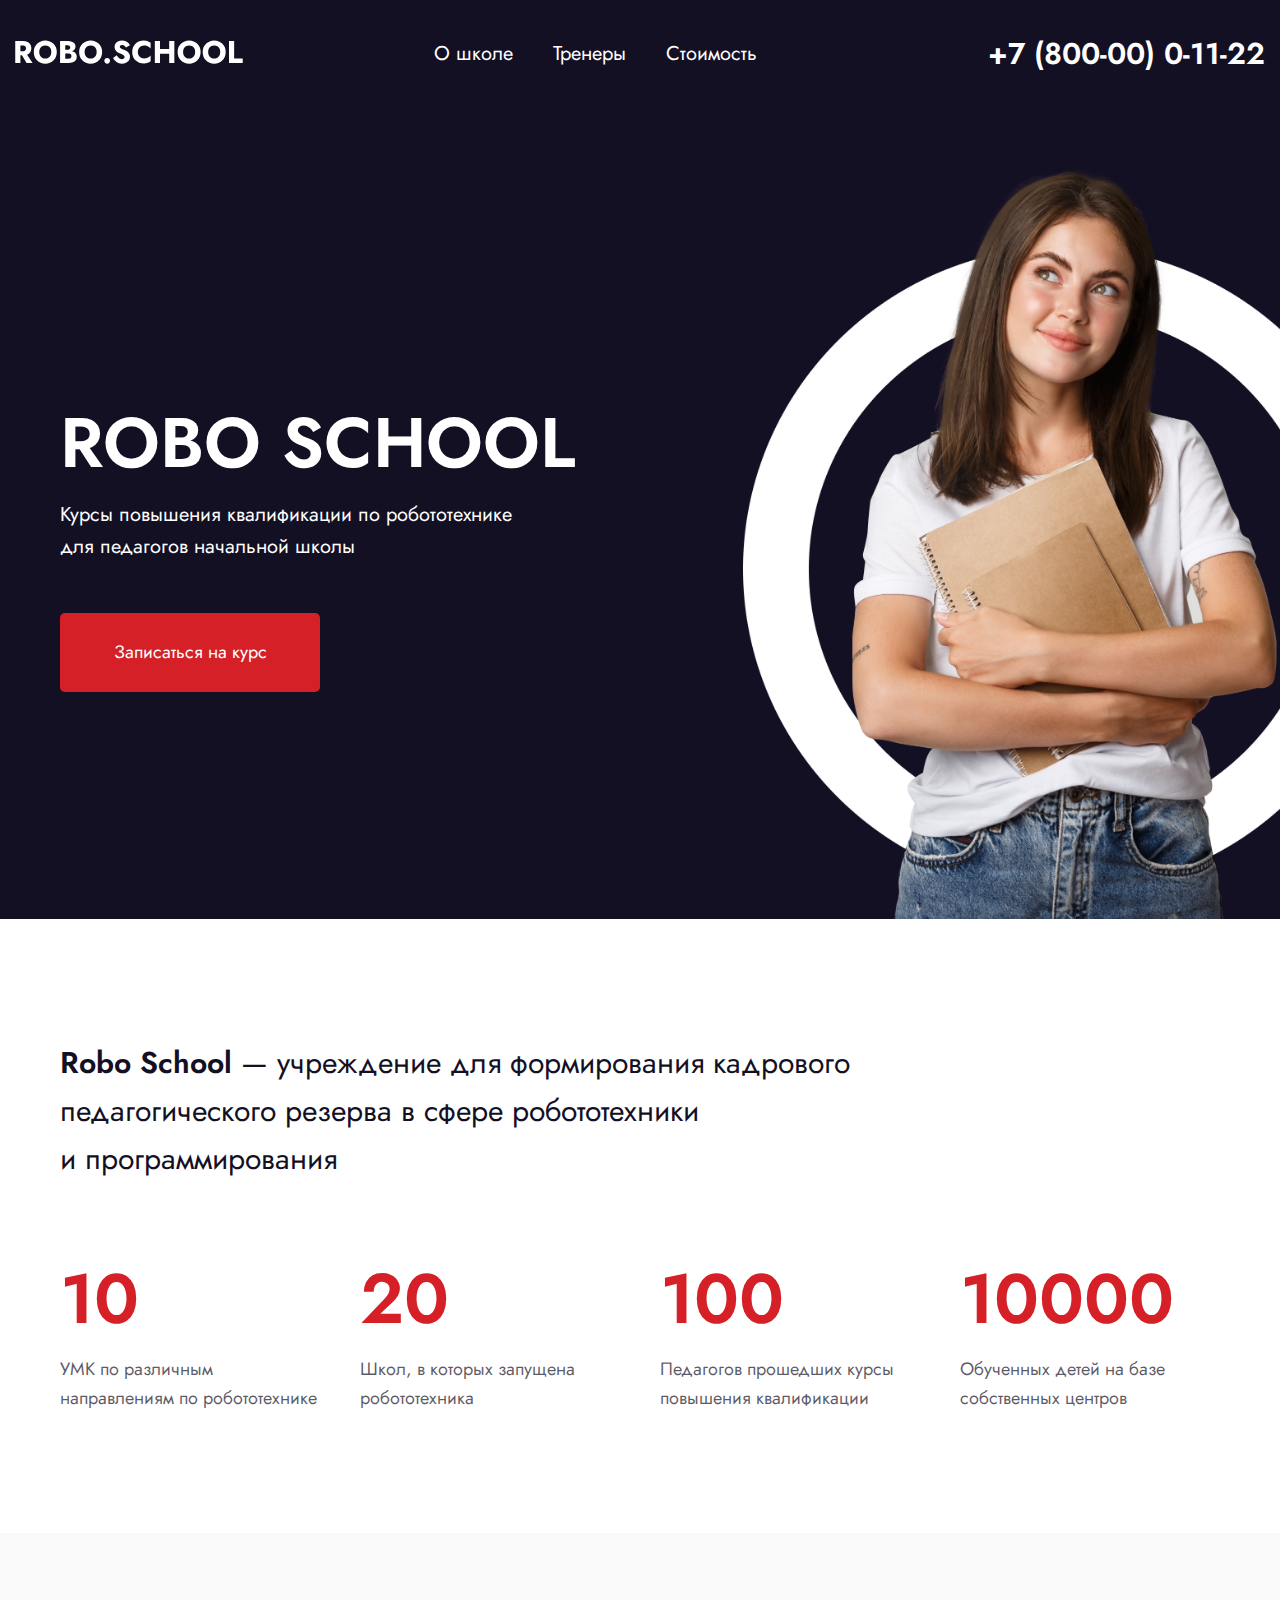
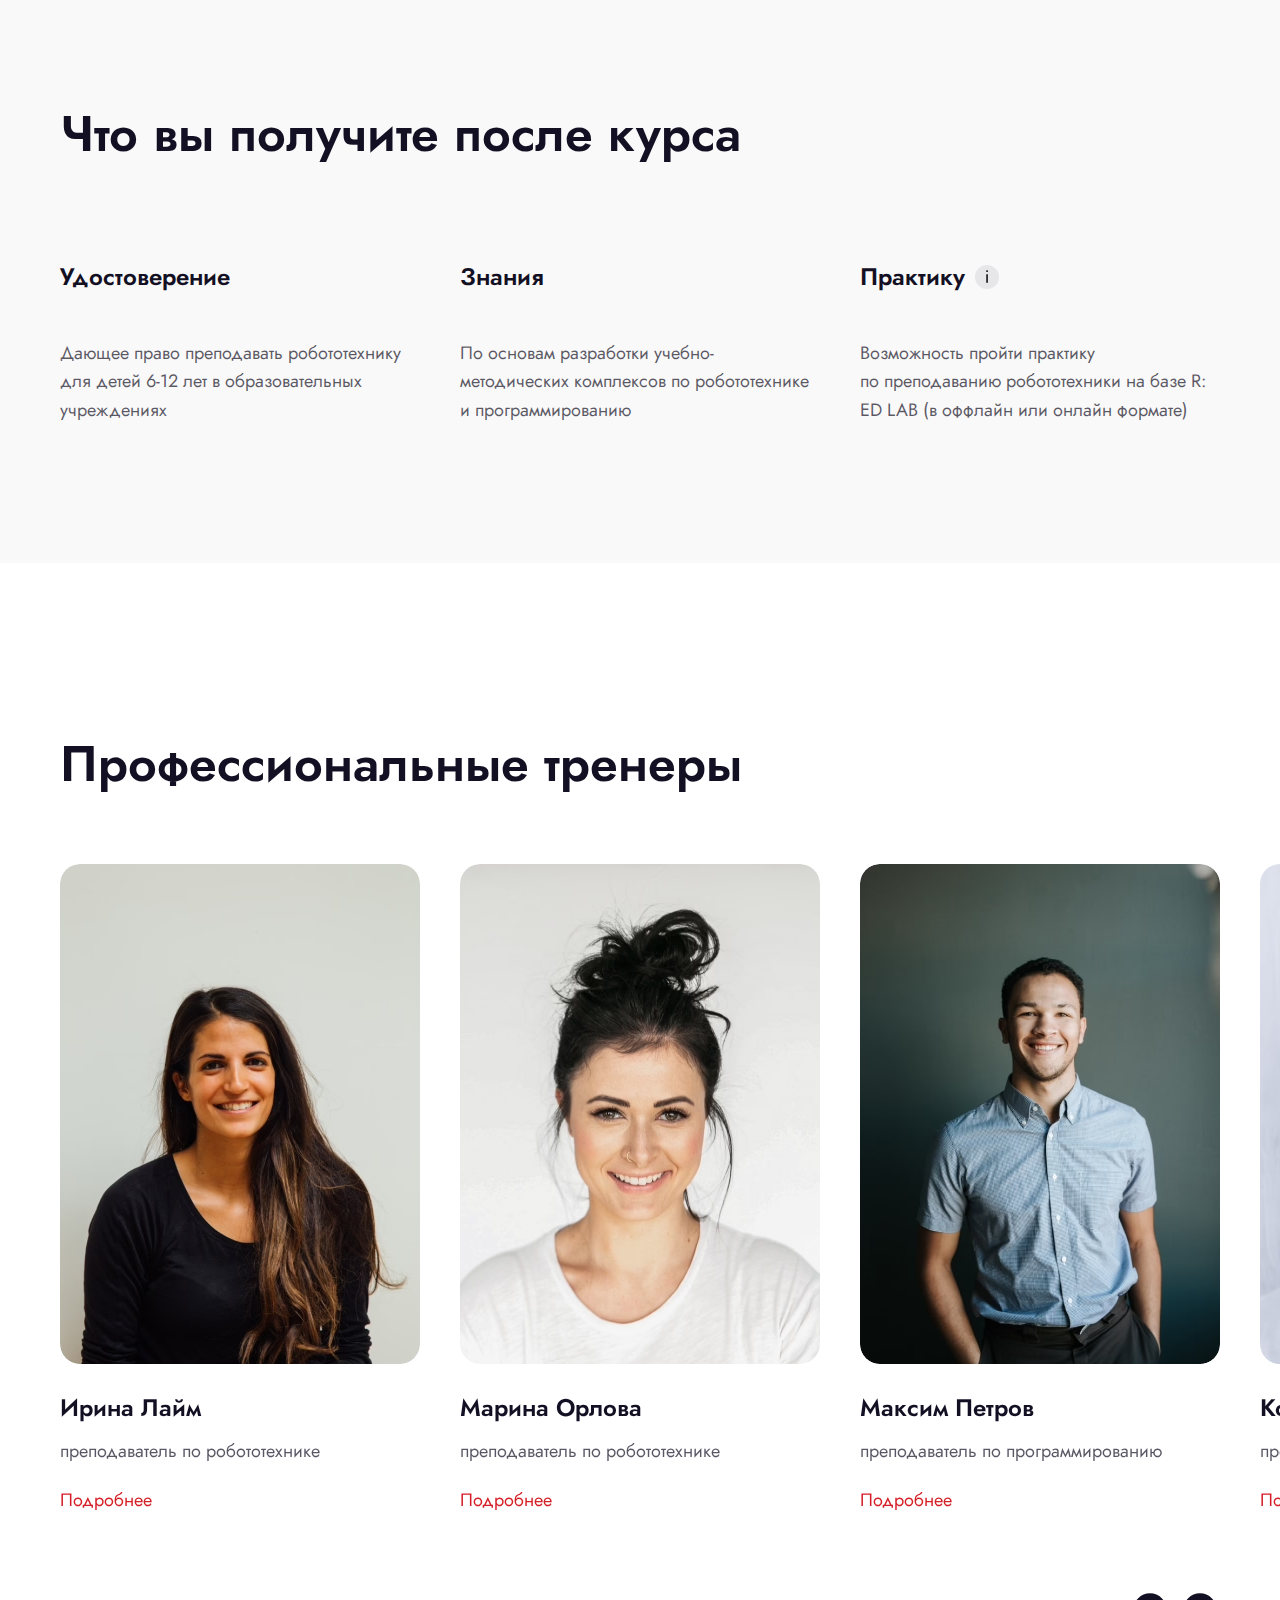
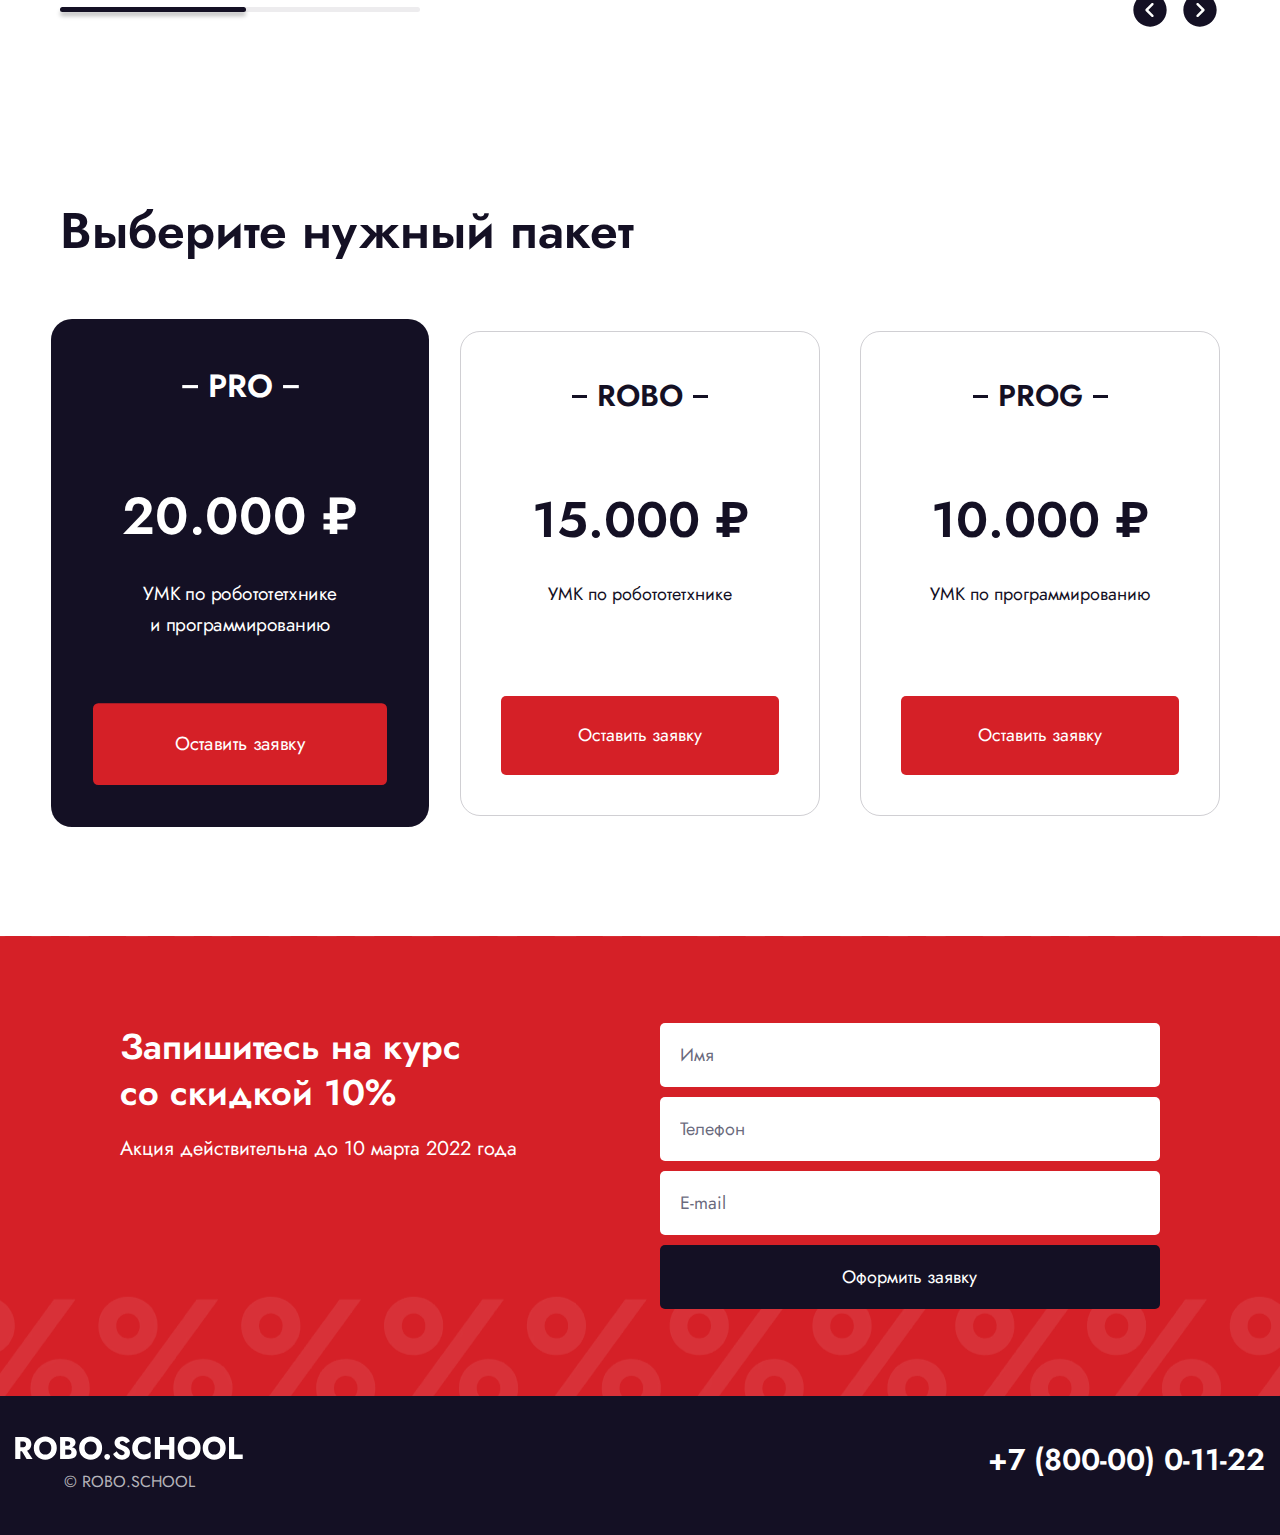
<file: index.html>
<!DOCTYPE html><html lang="ru" class="page"><head><meta charset="UTF-8"><meta name="viewport" content="width=device-width,initial-scale=1"><link rel="shortcut icon" href="favicon.ico" type="image/x-icon"><meta http-equiv="X-UA-Compatible" content="ie=edge"><meta name="theme-color" content="#111111"><title>RoboSchool</title><link rel="preload" href="fonts/JostRegular.woff2" as="font" type="font/woff2" crossorigin><link rel="preload" href="fonts/JostSemiBold.woff2" as="font" type="font/woff2" crossorigin><link rel="preload" href="fonts/JostBold.woff2" as="font" type="font/woff2" crossorigin><link rel="stylesheet" href="css/vendor.css"><link rel="stylesheet" href="css/main.css"><script defer="defer" src="js/main.js"></script></head><body class="page__body"><div class="site-container"><header class="header"><div class="container-fluid header__container"><a href="#" class="logo"><img loading="lazy" src="img/logo.svg" class="image" width="228px" height="48px" alt="Логотип RoboScholl"></a><nav class="nav" title="Главное меню" data-menu><ul class="nav__list list-reset"><li class="nav__item"><a href="#about" class="nav__link" data-menu-item data-scroll>О школе</a></li><li class="nav__item"><a href="#trainers" class="nav__link" data-menu-item data-scroll>Тренеры</a></li><li class="nav__item"><a href="#tariffs" class="nav__link" data-menu-item data-scroll>Стоимость</a></li><button class="btn-reset burger-close" aria-label="Закрыть меню" data-menu-close></button></ul></nav><a href="tell:+78000001122" class="phone header__phone">+7 (800-00) 0-11-22</a> <button class="btn-reset burger" aria-label="Открыть меню" aria-expanded="false" data-burger><span class="burger__line"></span> <span class="burger__line"></span> <span class="burger__line"></span></button></div></header><main class="main"><!-- <div class="container-fluid">adssda</div> --><section class="hero"><div class="container hero__container"><div class="hero__content"><h1 class="hero__title">Robo School <span class="hero__title-text">Курсы повышения квалификации по робототехнике для педагогов начальной школы</span></h1><a href="#tariffs" class="hero__link btn btn-reset" data-scroll>Записаться на курс</a></div><div class="hero__image"><picture><source srcset="img/hero-img.avif" type="image/avif"><source srcset="img/hero-img.webp" type="image/webp"><img loading="lazy" src="img/hero-img.png" class="image" width="783" height="917" alt=""></picture></div></div></section><section class="about section-offset" id="about"><div class="container"><h2 class="visually-hidden">О школе RoboSchool</h2><div class="about__descr"><span class="about__descr-highlight">Robo School</span> — учреждение для формирования кадрового педагогического резерва в сфере робототехники и программирования</div><ul class="list-reset about__list"><li class="about__item"><div class="about__digit">10</div><p class="about__text">УМК по различным направлениям по робототехнике</p></li><li class="about__item"><div class="about__digit">20</div><p class="about__text">Школ, в которых запущена робототехника</p></li><li class="about__item"><div class="about__digit">100</div><p class="about__text">Педагогов прошедших курсы повышения квалификации</p></li><li class="about__item"><div class="about__digit">10000</div><p class="about__text">Обученных детей на базе собственных центров</p></li></ul></div></section><section class="benefits section-offset"><div class="container"><h2 class="benefits__title section-title">Что вы получите после курса</h2><ul class="list-reset benefits__list"><li class="benefits__item"><h3 class="benefits__subtitle">Удостоверение</h3><p class="benefits__descr">Дающее право преподавать робототехнику для детей 6-12 лет в образовательных учреждениях</p></li><li class="benefits__item"><h3 class="benefits__subtitle">Знания</h3><p class="benefits__descr">По основам разработки учебно-методических комплексов по робототехнике и программированию</p></li><li class="benefits__item"><h3 class="benefits__subtitle">Практику <span class="tooltip"><button class="btn-reset tooltip__btn" aria-describedby="id1"><svg class=""><use xlink:href="img/sprite.svg#tooltip"></use></svg></button> <span class="tooltip__txt" role="tooltip" id="id1"><span class="visually-hidden">Тултип: </span>При наличии свободных мест</span></span></h3><p class="benefits__descr">Возможность пройти практику по преподаванию робототехники на базе R: ED LAB (в оффлайн или онлайн формате)</p></li></ul></div></section><section class="trainers section-offset" id="trainers"><div class="container"><h2 class="section-title trainers__title">Профессиональные тренеры</h2></div><div class="trainers__wrapper"><div class="swiper trainers__content"><div class="swiper-wrapper"><div class="swiper-slide"><div class="traner__item"><picture><source srcset="img/trainer-1.avif" type="image/avif"><source srcset="img/trainer-1.webp" type="image/webp"><img loading="lazy" src="img/trainer-1.jpg" class="trainers__image" width="360" height="500" alt="name"></picture><div class="trainers__name">Ирина Лайм</div><div class="trainers__posts">преподаватель по робототехнике</div><button class="btn-reset trainers__btn" data-graph-path="trainer-1">Подробнее</button></div></div><div class="swiper-slide"><div class="traner__item"><picture><source srcset="img/trainer-2.avif" type="image/avif"><source srcset="img/trainer-2.webp" type="image/webp"><img loading="lazy" src="img/trainer-2.jpg" class="trainers__image" width="360" height="500" alt="name"></picture><div class="trainers__name">Марина Орлова</div><div class="trainers__posts">преподаватель по робототехнике</div><button class="btn-reset trainers__btn" data-graph-path="trainer-1">Подробнее</button></div></div><div class="swiper-slide"><div class="traner__item"><picture><source srcset="img/trainer-3.avif" type="image/avif"><source srcset="img/trainer-3.webp" type="image/webp"><img loading="lazy" src="img/trainer-3.jpg" class="trainers__image" width="360" height="500" alt="name"></picture><div class="trainers__name">Максим Петров</div><div class="trainers__posts">преподаватель по программированию</div><button class="btn-reset trainers__btn" data-graph-path="trainer-1">Подробнее</button></div></div><div class="swiper-slide"><div class="traner__item"><picture><source srcset="img/trainer-4.avif" type="image/avif"><source srcset="img/trainer-4.webp" type="image/webp"><img loading="lazy" src="img/trainer-4.jpg" class="trainers__image" width="360" height="500" alt="name"></picture><div class="trainers__name">Константин Назаров</div><div class="trainers__posts">преподаватель по робототехнике</div><button class="btn-reset trainers__btn" data-graph-path="trainer-1">Подробнее</button></div></div><div class="swiper-slide"><div class="traner__item"><picture><source srcset="img/trainer-5.avif" type="image/avif"><source srcset="img/trainer-5.webp" type="image/webp"><img loading="lazy" src="img/trainer-5.jpg" class="trainers__image" width="360" height="500" alt="name"></picture><div class="trainers__name">Лиза Весенняя</div><div class="trainers__posts">преподаватель по программированию</div><button class="btn-reset trainers__btn" data-graph-path="trainer-1">Подробнее</button></div></div><div class="swiper-slide"><div class="traner__item"><picture><source srcset="img/trainer-2.avif" type="image/avif"><source srcset="img/trainer-2.webp" type="image/webp"><img loading="lazy" src="img/trainer-2.jpg" class="trainers__image" width="360" height="500" alt="name"></picture><div class="trainers__name">Ирина Лайм</div><div class="trainers__posts">преподаватель по робототехнике</div><button class="btn-reset trainers__btn" data-graph-path="trainer-1">Подробнее</button></div></div></div></div></div><div class="container"><div class="trainers__nav"><div class="swiper-scrollbar trainers__scroll"></div><div class="trainers__btns"><button class="btn-reset trainers__slider-btn trainers__slider-btn--prev" aria-label="Предыдущий слайдер"></button> <button class="btn-reset trainers__slider-btn trainers__slider-btn--next" aria-label="Следующий слайдер"></button></div></div></div></section><section class="tariffs section-offset" id="tariffs"><div class="container"><h2 class="section-title tariffs__title">Выберите нужный пакет</h2><ul class="list-reset tariffs__list"><li class="tariffs__item tariffs__item--current"><h3 class="tariffs__subtitle">PRO</h3><div class="tariffs__price">20.000 ₽</div><p class="tariffs__descr">УМК по робототетхнике и программированию</p><button class="btn btn-reset tariffs__btn">Оставить заявку</button></li><li class="tariffs__item"><h3 class="tariffs__subtitle">ROBO</h3><div class="tariffs__price">15.000 ₽</div><p class="tariffs__descr">УМК по робототетхнике</p><button class="btn btn-reset tariffs__btn">Оставить заявку</button></li><li class="tariffs__item"><h3 class="tariffs__subtitle">PROG</h3><div class="tariffs__price">10.000 ₽</div><p class="tariffs__descr">УМК по программированию</p><button class="btn btn-reset tariffs__btn">Оставить заявку</button></li></ul></div></section><section class="order"><div class="container order__container"><div class="order__left"><h2 class="order__title">Запишитесь на курс со скидкой 10%</h2><p class="order__descr">Акция действительна до 10 марта 2022 года</p></div><div class="order__right"><form action="#" class="form order__form"><label class="form__label"><input type="text" name="Имя" class="input-reset form__input input-name" placeholder="Имя"></label> <label class="form__label"><input type="tel" name="Телефон" class="input-reset form__input input-tel" placeholder="Телефон"></label> <label class="form__label"><input type="email" name="E-mail" class="input-reset form__input input-email" placeholder="E-mail"></label> <button class="btn-reset btn btn--dark form__btn">Оформить заявку</button></form></div></div></section></main><footer class="footer"><div class="container-fluid footer__container"><div class="footer__left"><a href="#" class="logo footer__logo"><img loading="lazy" src="img/logo.svg" class="image" width="228px" height="48px" alt="Логотип RoboScholl"></a><div class="footer__copy">© ROBO.SCHOOL</div></div><a href="tell:+78000001122" class="phone">+7 (800-00) 0-11-22</a></div></footer><div class="graph-modal"><div class="graph-modal__container popup" role="dialog" aria-modal="true" data-graph-target="trainer-1"><button class="btn-reset js-modal-close graph-modal__close" aria-label="Закрыть модальное окно">Закрыть</button><div class="graph-modal__content"><div class="popup__top"><div class="popup__image"><picture><source srcset="img/popup-1.avif" type="image/avif"><source srcset="img/popup-1.webp" type="image/webp"><img loading="lazy" src="img/popup-1.jpg" class="image" width="160" height="222" alt="М"></picture></div><div class="popup__text"><div class="popup__name">Марина Орлова</div><div class="popup__post">преподаватель по робототехнике</div><ul class="popup__social social list-reset"><li class="social__item"><a href="#" target="_blank" class="social__link"><svg class=""><use xlink:href="img/sprite.svg#fb"></use></svg></a></li><li class="social__item"><a href="#" target="_blank" class="social__link"><svg class=""><use xlink:href="img/sprite.svg#instagram"></use></svg></a></li></ul></div></div><div class="popup__bottom"><div class="tabs" data-tabs="popup"><div class="tabs__menu"><ul class="list-reset tabs__nav"><li class="tabs__nav-item"><button class="btn-reset tabs__nav-btn" type="button">Образование</button></li><li class="tabs__nav-item"><button class="btn-reset tabs__nav-btn" type="button">Опыт работы</button></li><li class="tabs__nav-item"><button class="btn-reset tabs__nav-btn" type="button">Награды</button></li></ul></div><div class="tabs__content"><div class="tabs__panel"><div class="popup__bottom-content" data-simplebar><div class="popup__descr"><p class="popup__text">Сентябрь 1995 — Июнь 2000</p><p class="popup__text">Санкт-Петербургский политехнический университет Петра Великого</p><p class="popup__text">Факультет: Компьютерных наук и технологий</p><p class="popup__text">Специальность: Математика и компьютерные науки</p><p class="popup__text">Форма обучения: Очная</p></div><div class="popup__content"><h3 class="popup__subtitle">Курсы и тренинги</h3><p class="popup__text">Сентябрь 1995 — Июнь 2000</p><p class="popup__text">Санкт-Петербургский политехнический университет Петра Великого</p><p class="popup__text">Факультет: Компьютерных наук и технологий</p><p class="popup__text">Специальность: Математика и компьютерные науки</p><p class="popup__text">Форма обучения: Очная</p></div><div class="popup__content"><h3 class="popup__subtitle">Курсы и тренинги</h3><p class="popup__text">Сентябрь 1995 — Июнь 2000</p><p class="popup__text">Санкт-Петербургский политехнический университет Петра Великого</p><p class="popup__text">Факультет: Компьютерных наук и технологий</p><p class="popup__text">Специальность: Математика и компьютерные науки</p><p class="popup__text">Форма обучения: Очная</p></div></div></div><div class="tabs__panel"><div class="popup__bottom-content" data-simplebar><div class="popup__descr"><p class="popup__text">Сентябрь 1995 — Июнь 2000</p><p class="popup__text">Санкт-Петербургский политехнический университет Петра Великого</p><p class="popup__text">Факультет: Компьютерных наук и технологий</p><p class="popup__text">Специальность: Математика и компьютерные науки</p><p class="popup__text">Форма обучения: Очная</p></div></div></div><div class="tabs__panel"><div class="popup__bottom-content" data-simplebar><div class="popup__content"><h3 class="popup__subtitle">Курсы и тренинги</h3><p class="popup__text">Сентябрь 1995 — Июнь 2000</p><p class="popup__text">Санкт-Петербургский политехнический университет Петра Великого</p><p class="popup__text">Факультет: Компьютерных наук и технологий</p><p class="popup__text">Специальность: Математика и компьютерные науки</p><p class="popup__text">Форма обучения: Очная</p></div></div></div></div></div></div></div></div></div></div></body></html>
</file>
<file: css/main.css>
:root{--font-family:"Jost",sans-serif;--content-width:1160px;--content-fluid-width:1790px;--container-offset:15px;--container-width:calc(var(--content-width) + (var(--container-offset) * 2));--container-fluid-width:calc(var(--content-fluid-width) + (var(--container-offset) * 2));--light-color:#fff;--accent-color:#D52027;--dark-color:#141024;--text-color:rgba(20, 16, 36, 0.7)}.custom-checkbox__field:checked+.custom-checkbox__content::after{opacity:1}.custom-checkbox__field:focus+.custom-checkbox__content::before{outline:red solid 2px;outline-offset:2px}.custom-checkbox__field:disabled+.custom-checkbox__content{opacity:.4;pointer-events:none}@font-face{font-family:Jost;src:url(../fonts/JostRegular.woff2) format("woff2");font-weight:400;font-display:swap;font-style:normal}@font-face{font-family:Jost;src:url(../fonts/JostSemiBold.woff2) format("woff2");font-weight:600;font-display:swap;font-style:normal}@font-face{font-family:Jost;src:url(../fonts/JostBold.woff2) format("woff2");font-weight:700;font-display:swap;font-style:normal}html{-webkit-box-sizing:border-box;box-sizing:border-box}*,::after,::before{-webkit-box-sizing:inherit;box-sizing:inherit}.page{height:100%;font-family:var(--font-family,sans-serif);-webkit-text-size-adjust:100%}.page__body{margin:0;min-width:320px;min-height:100%;font-size:16px}img{height:auto;max-width:100%;-o-object-fit:cover;object-fit:cover}a{text-decoration:none}.site-container{overflow:hidden}.is-hidden{display:none!important}.btn-reset{border:none;padding:0;background:0 0;cursor:pointer}.list-reset{list-style:none;margin:0;padding:0}.input-reset{-webkit-appearance:none;-moz-appearance:none;appearance:none;border:none;border-radius:0;background-color:#fff}.input-reset::-webkit-search-cancel-button,.input-reset::-webkit-search-decoration,.input-reset::-webkit-search-results-button,.input-reset::-webkit-search-results-decoration{display:none}.visually-hidden{position:absolute;overflow:hidden;margin:-1px;border:0;padding:0;width:1px;height:1px;clip:rect(0 0 0 0)}.container{margin:0 auto;padding:0 var(--container-offset);max-width:var(--container-width)}.container-fluid{margin:0 auto;padding:0 var(--container-offset);max-width:var(--container-fluid-width)}.js-focus-visible :focus:not(.focus-visible){outline:0}.centered{text-align:center}.dis-scroll{position:fixed;left:0;top:0;overflow:hidden;width:100%;height:100vh;-ms-scroll-chaining:none;overscroll-behavior:none}.page--ios .dis-scroll{position:relative}.section-offset{padding:120px 0}@media (max-width:576px){.section-offset{padding:60px 0}}.btn{display:-webkit-inline-box;display:-ms-inline-flexbox;display:inline-flex;-webkit-box-align:center;-ms-flex-align:center;align-items:center;-webkit-box-pack:center;-ms-flex-pack:center;justify-content:center;border-radius:5px;padding:25px 30px;min-width:260px;font-weight:400;font-size:18px;line-height:160%;text-align:center;color:var(--light-color);background-color:var(--accent-color)}.btn--dark{background-color:var(--dark-color)}.burger{display:none;position:relative;width:44px;height:44px;border:1px solid rgba(255,255,255,.08);border-radius:10px}.burger__line{position:absolute;left:50%;top:50%;border-radius:100px;height:2px;width:26px;background-color:var(--light-color);-webkit-transform:translateX(-50%) translateY(-50%);-ms-transform:translateX(-50%) translateY(-50%);transform:translateX(-50%) translateY(-50%)}.burger__line:first-child{margin-top:-7px}.burger__line:last-child{margin-top:7px;width:13px;-webkit-transform:translateX(-100%) translateY(-50%);-ms-transform:translateX(-100%) translateY(-50%);transform:translateX(-100%) translateY(-50%)}@media (max-width:992px){.burger{display:block}}.burger-close{display:none;position:absolute;right:var(--container-offset);top:30px;width:44px;height:44px;border:1px solid rgba(255,255,255,.08);border-radius:10px;background-image:url(../img/close.svg);background-repeat:no-repeat;background-position:center;background-size:18px 18px}@media (max-width:992px){.burger-close{display:block}}.phone{font-weight:600;font-size:30px;line-height:160%;-webkit-box-align:right;-ms-flex-align:right;align-items:right;color:var(--light-color)}.section-title{font-weight:600;margin-bottom:60px;font-size:50px;line-height:160%;color:var(--dark-color)}@media (max-width:768px){.section-title{line-height:60px}}@media (max-width:576px){.section-title{font-size:31px;line-height:42px}}.header{position:absolute;left:0;top:0;width:100%;padding-top:30px}.header__container{display:-webkit-box;display:-ms-flexbox;display:flex;-webkit-box-align:center;-ms-flex-align:center;align-items:center;-webkit-box-pack:justify;-ms-flex-pack:justify;justify-content:space-between}@media (max-width:992px){.header__container{-webkit-box-pack:initial;-ms-flex-pack:initial;justify-content:initial}.header__phone{font-size:0;margin-left:auto;margin-right:10px;position:relative;width:44px;height:44px;border:1px solid rgba(255,255,255,.08);border-radius:10px;background-image:url(../img/phone.svg);background-repeat:no-repeat;background-position:center;background-size:24px 24px}}@media (max-width:576px){.logo{width:140px}}.hero{padding-top:160px;min-height:800px;background-color:var(--dark-color)}.hero__container{display:-webkit-box;display:-ms-flexbox;display:flex;-webkit-box-align:center;-ms-flex-align:center;align-items:center}.hero__content{max-width:516px}@media (max-width:992px){.hero__content{max-width:none}}.hero__title{text-transform:uppercase;margin:0 0 50px;font-weight:600;font-size:70px;line-height:160%;color:var(--light-color)}.hero__title-text{display:block;max-width:90%;font-weight:400;font-size:20px;line-height:160%;text-transform:initial;color:var(--light-color)}.hero__image{-webkit-transform:translate(167px,4px);-ms-transform:translate(167px,4px);transform:translate(167px,4px)}@media (max-width:992px){.hero__image{display:none}.hero{min-height:auto;padding-bottom:100px}}.nav__list{display:-webkit-box;display:-ms-flexbox;display:flex;-webkit-box-align:center;-ms-flex-align:center;align-items:center}.nav__item:not(:last-child){margin-right:40px}.nav__link{font-weight:400;font-size:20px;line-height:160%;color:var(--light-color)}@media (max-width:992px){.nav__list{display:-webkit-box;display:-ms-flexbox;display:flex;-webkit-box-align:center;-ms-flex-align:center;align-items:center;-webkit-box-pack:center;-ms-flex-pack:center;justify-content:center;-webkit-box-orient:vertical;-webkit-box-direction:normal;-ms-flex-direction:column;flex-direction:column;width:100%;height:100%}.nav__item{margin-right:0;margin-bottom:30px}.nav__item:not(:last-child){margin-right:0}.nav__link{font-weight:600;font-size:30px;line-height:160%}.nav{position:fixed;left:0;top:0;z-index:100;overflow-y:auto;width:100%;height:100vh;background-color:var(--dark-color);opacity:0;visibility:hidden;-webkit-transition:opacity .3s ease-in-out,visibility .3s ease-in-out;transition:opacity .3s ease-in-out,visibility .3s ease-in-out}}.menu--active{opacity:1;visibility:visible}.about{background-color:var(--light-color)}.about__descr{margin-bottom:60px;max-width:890px;font-weight:400;font-size:30px;line-height:160%;color:var(--dark-color)}.about__descr-highlight{font-weight:600}.about__list{display:-ms-grid;display:grid;-ms-grid-columns:(1fr)[12];grid-template-columns:repeat(12,1fr);gap:40px}.about__item{-ms-grid-column-span:3;grid-column:3 span}@media (max-width:1200px){.about__item{-ms-grid-column-span:6;grid-column:6 span}}@media (max-width:576px){.about__list{-ms-grid-columns:(1fr)[4];grid-template-columns:repeat(4,1fr)}.about__item{-ms-grid-column-span:4;grid-column:4 span}}.about__digit{font-weight:600;font-size:70px;line-height:160%;color:var(--accent-color)}.about__text{margin:0;font-weight:400;font-size:18px;line-height:160%;color:var(--text-color)}.benefits{background-color:#f9f9f9}.benefits__list{display:-ms-grid;display:grid;-ms-grid-columns:(1fr)[12];grid-template-columns:repeat(12,1fr);gap:40px}.benefits__item{-ms-grid-column-span:4;grid-column:4 span}@media (max-width:1200px){.benefits__item{-ms-grid-column-span:6;grid-column:6 span}}.benefits__subtitle{display:-webkit-inline-box;display:-ms-inline-flexbox;display:inline-flex;-webkit-box-align:center;-ms-flex-align:center;align-items:center;font-weight:600;font-size:24px;line-height:160%;color:var(--dark-color)}.benefits__descr{font-weight:400;font-size:18px;line-height:160%;color:var(--text-color)}.tooltip{margin-left:10px}.tooltip__btn{display:-webkit-box;display:-ms-flexbox;display:flex;-webkit-box-align:center;-ms-flex-align:center;align-items:center;-webkit-box-pack:center;-ms-flex-pack:center;justify-content:center;width:24px;height:24px;background:rgba(20,16,36,.08);border-radius:100%}.tooltip__btn svg{width:4px;height:14px}.tooltip__btn:focus+.tooltip__txt{opacity:1;visibility:visible}@media (any-hover:hover){.tooltip__btn:hover+.tooltip__txt{opacity:1;visibility:visible}}.tooltip__txt{border-radius:5px;padding:15px 20px;-webkit-box-shadow:0 2px 8px rgba(20,16,36,.1);box-shadow:0 2px 8px rgba(20,16,36,.1);font-weight:400;font-size:16px;line-height:160%;text-align:center;color:var(--dark-color);background:var(--light-color);opacity:0;visibility:hidden;-webkit-transition:opacity .3s ease-in-out,visibility .3s ease-in-out;transition:opacity .3s ease-in-out,visibility .3s ease-in-out}.trainers__wrapper{padding-left:max(15px,(100% - var(--content-width)) / 2)}.trainers__content{margin-bottom:75px}.trainers__name{font-weight:600;font-size:24px;line-height:160%;margin-bottom:10px;color:var(--dark-color)}.trainers__posts{font-weight:400;font-size:18px;line-height:160%;margin-bottom:20px;color:var(--text-color)}.trainers__btn{font-weight:400;font-size:18px;line-height:160%;color:var(--accent-color)}.trainers__image{max-height:500px;margin-bottom:20px;border-radius:20px}.trainers__scroll{width:360px;height:5px;border-radius:40px;background:rgba(20,16,36,.08)}.trainers .swiper-slide{width:360px}.trainers .swiper-scrollbar-drag{background:#141024;border-radius:40px;-webkit-box-shadow:0 4px 4px rgba(0,0,0,.25);box-shadow:0 4px 4px rgba(0,0,0,.25)}.trainers__nav{display:-webkit-box;display:-ms-flexbox;display:flex;-webkit-box-align:center;-ms-flex-align:center;align-items:center;-webkit-box-pack:justify;-ms-flex-pack:justify;justify-content:space-between}.trainers__btns{display:-webkit-box;display:-ms-flexbox;display:flex;-webkit-box-align:center;-ms-flex-align:center;align-items:center}@media (max-width:576px){.benefits__list{-ms-grid-columns:(1fr)[4];grid-template-columns:repeat(4,1fr)}.benefits__item{-ms-grid-column-span:4;grid-column:4 span}.trainers__btns{display:none}}.trainers__slider-btn{background-position:center;background-size:cover;background-repeat:no-repeat;width:40px;height:40px}.trainers__slider-btn--prev{background-image:url(../img/prev.svg)}.trainers__slider-btn--next{background-image:url(../img/next.svg)}.trainers__slider-btn:not(:last-child){margin-right:10px}.tariffs{padding-top:0}.tariffs__list{display:-ms-grid;display:grid;-ms-grid-columns:(1fr)[12];grid-template-columns:repeat(12,1fr);gap:40px}.tariffs__item{display:-webkit-box;display:-ms-flexbox;display:flex;-webkit-box-orient:vertical;-webkit-box-direction:normal;-ms-flex-direction:column;flex-direction:column;-webkit-box-align:center;-ms-flex-align:center;align-items:center;-ms-grid-column-span:4;grid-column:4 span;border:1px solid rgba(20,16,36,.2);border-radius:20px;padding:40px}.tariffs__item--current{background-color:var(--dark-color);border:var(--dark-color);-webkit-transform:scale(1.05);-ms-transform:scale(1.05);transform:scale(1.05)}.tariffs__item--current .tariffs__descr,.tariffs__item--current .tariffs__price,.tariffs__item--current .tariffs__subtitle{color:var(--light-color)}@media (max-width:768px){.trainers .swiper-slide{width:220px}.tariffs__list{-ms-grid-columns:(1fr)[8];grid-template-columns:repeat(8,1fr)}.tariffs__item{-ms-grid-column-span:8;grid-column:8 span}}.tariffs__subtitle{display:-webkit-box;display:-ms-flexbox;display:flex;-webkit-box-align:center;-ms-flex-align:center;align-items:center;margin:0 0 60px;font-weight:600;font-size:30px;line-height:160%;text-align:center;color:var(--dark-color)}.tariffs__subtitle::before{content:"";display:block;margin-right:10px;width:15px;height:3px;background-color:currentColor}.tariffs__subtitle::after{content:"";display:block;margin-left:10px;width:15px;height:3px;background-color:currentColor}.tariffs__price{font-weight:600;font-size:50px;margin-bottom:20px;line-height:160%;text-align:center;color:var(--dark-color)}@media (max-width:1200px){.tariffs__item--current{-webkit-transform:scale(1);-ms-transform:scale(1);transform:scale(1)}.tariffs__price{font-size:45px}}@media (max-width:992px){.tariffs__list{gap:20px}.tariffs__price{font-size:32px}}.tariffs__descr{margin:0 0 auto;font-weight:400;font-size:18px;line-height:160%;text-align:center;color:var(--dark-color)}.tariffs__btn{margin-top:60px;min-width:100%}@media (max-width:992px){.tariffs__btn{padding:10px 20px;font-size:16px}}.order{background-image:url(../img/persent.png);background-image:-webkit-image-set("../img/persent.avif" type("image/avif"), "../img/persent.webp" type("image/webp"), "../img/persent.jpg" type("image/jpg"));background-image:image-set("../img/persent.avif" type("image/avif"), "../img/persent.webp" type("image/webp"), "../img/persent.jpg" type("image/jpg"));padding:87px 0;background-color:var(--accent-color);background-position:bottom center;background-size:cover}.order__container{display:-ms-grid;display:grid;-ms-grid-columns:(1fr)[12];grid-template-columns:repeat(12,1fr)}.order__left{-ms-grid-column-span:5;grid-column:5 span;padding-left:60px}@media (max-width:992px){.order__left{-ms-grid-column-span:12;grid-column:12 span;margin-bottom:30px;padding-left:0}}.order__title{margin:0 0 20px;font-weight:600;font-size:36px;line-height:130%;color:var(--light-color)}.order__descr{margin:0;font-weight:400;font-size:20px;line-height:130%;color:var(--light-color)}.order__right{display:-webkit-box;display:-ms-flexbox;display:flex;-webkit-box-pack:end;-ms-flex-pack:end;justify-content:flex-end;-ms-grid-column-span:7;grid-column:7 span;padding-right:60px}@media (max-width:992px){.order__right{-webkit-box-pack:start;-ms-flex-pack:start;justify-content:flex-start;-ms-grid-column-span:12;grid-column:12 span;padding-right:0}}.order__form{max-width:500px}.form{display:-webkit-box;display:-ms-flexbox;display:flex;-webkit-box-orient:vertical;-webkit-box-direction:normal;-ms-flex-direction:column;flex-direction:column;width:100%}.form__label{display:-webkit-box;display:-ms-flexbox;display:flex;-webkit-box-orient:vertical;-webkit-box-direction:reverse;-ms-flex-direction:column-reverse;flex-direction:column-reverse;margin-bottom:10px;width:100%}.form .just-validate-error-label{color:var(--light-color)!important;margin-bottom:3px}.form__input{width:100%;height:64px;border-radius:5px;font-weight:400;font-size:18px;padding:0 20px;line-height:26px;color:var(--dark-color)}.form__input::-webkit-input-placeholder{color:rgba(40,41,68,.7)}.form__input::-moz-placeholder{color:rgba(40,41,68,.7)}.form__input:-ms-input-placeholder{color:rgba(40,41,68,.7)}.form__input::-ms-input-placeholder{color:rgba(40,41,68,.7)}.form__input::placeholder{color:rgba(40,41,68,.7)}.form__btn{padding:18px 30px}.footer{padding:40px 0;background-color:var(--dark-color)}.footer__logo{display:inline-block;margin-bottom:5px}.footer__container{display:-webkit-box;display:-ms-flexbox;display:flex;-webkit-box-align:start;-ms-flex-align:start;align-items:flex-start;-webkit-box-pack:justify;-ms-flex-pack:justify;justify-content:space-between}.footer__copy{font-weight:400;font-size:16px;line-height:160%;text-align:center;color:rgba(255,255,255,.7)}@media (max-width:576px){.footer__container{-webkit-box-orient:vertical;-webkit-box-direction:normal;-ms-flex-direction:column;flex-direction:column;-webkit-box-align:center;-ms-flex-align:center;align-items:center}.footer__copy{margin-bottom:20px;text-align:center}}.graph-modal__close{font-weight:400;width:auto;height:auto;font-size:18px;line-height:160%;text-align:right;color:var(--text-color);right:40px;top:40px}.popup{padding:40px}.popup__top{display:-webkit-box;display:-ms-flexbox;display:flex;margin-bottom:40px}.popup__image{margin-right:40px}.popup__name{margin-bottom:10px;font-weight:600;font-size:24px;line-height:160%;color:var(--dark-color)}.popup__post{margin-bottom:10px;font-weight:400;font-size:18px;line-height:160%;color:var(--text-color)}.popup__bottom-content{padding-top:20px;max-height:375px}.popup__descr{margin-bottom:40px}.popup__text{margin:0;font-weight:400;font-size:20px;line-height:160%;color:var(--dark-color)}.popup .simplebar-track.simplebar-vertical{background:rgba(20,16,36,.08);margin-top:20px;margin-bottom:20px;width:5px;border-radius:40px}.popup .simplebar-scrollbar::before{left:0;right:0;opacity:1;width:5px;border-radius:40px;background:var(--dark-color)}.tabs__menu{padding-bottom:20px;border-bottom:1px solid rgba(20,16,36,.11)}.tabs__nav{max-width:70%;display:-webkit-box;display:-ms-flexbox;display:flex;-webkit-box-align:center;-ms-flex-align:center;align-items:center;-webkit-box-pack:justify;-ms-flex-pack:justify;justify-content:space-between}.tabs__nav-btn{font-weight:400;font-size:20px;line-height:160%;color:var(--dark-color)}.tabs__nav-btn:focus{background-color:transparent;color:var(--accent-color)}.tabs__nav-btn--active{background-color:transparent;outline:0;color:var(--accent-color)}.social{display:-webkit-box;display:-ms-flexbox;display:flex;-webkit-box-align:center;-ms-flex-align:center;align-items:center}.social__item:not(:last-child){margin-right:10px}.social__link{display:block;width:30px;height:30px}.social svg{display:block;width:100%;height:100%;-o-object-fit:cover;object-fit:cover;fill:var(--dark-color)}
</file>
